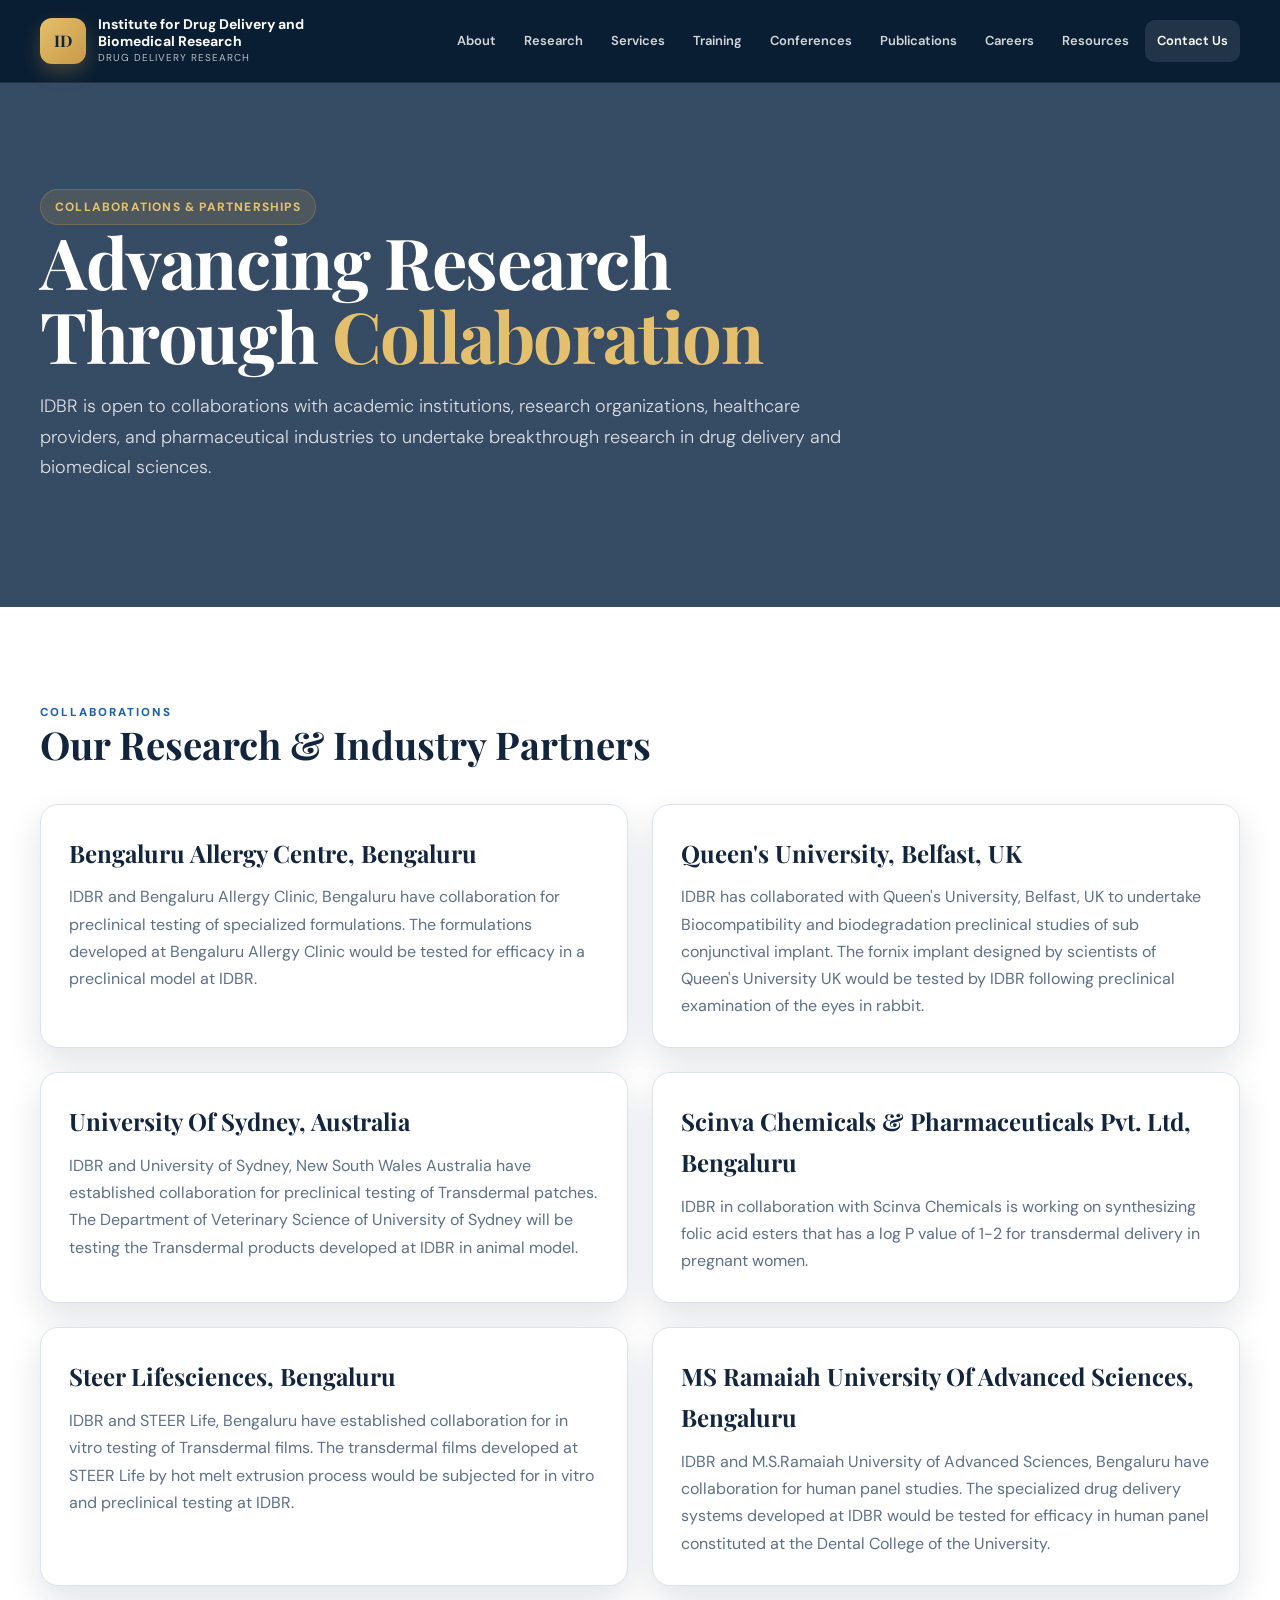
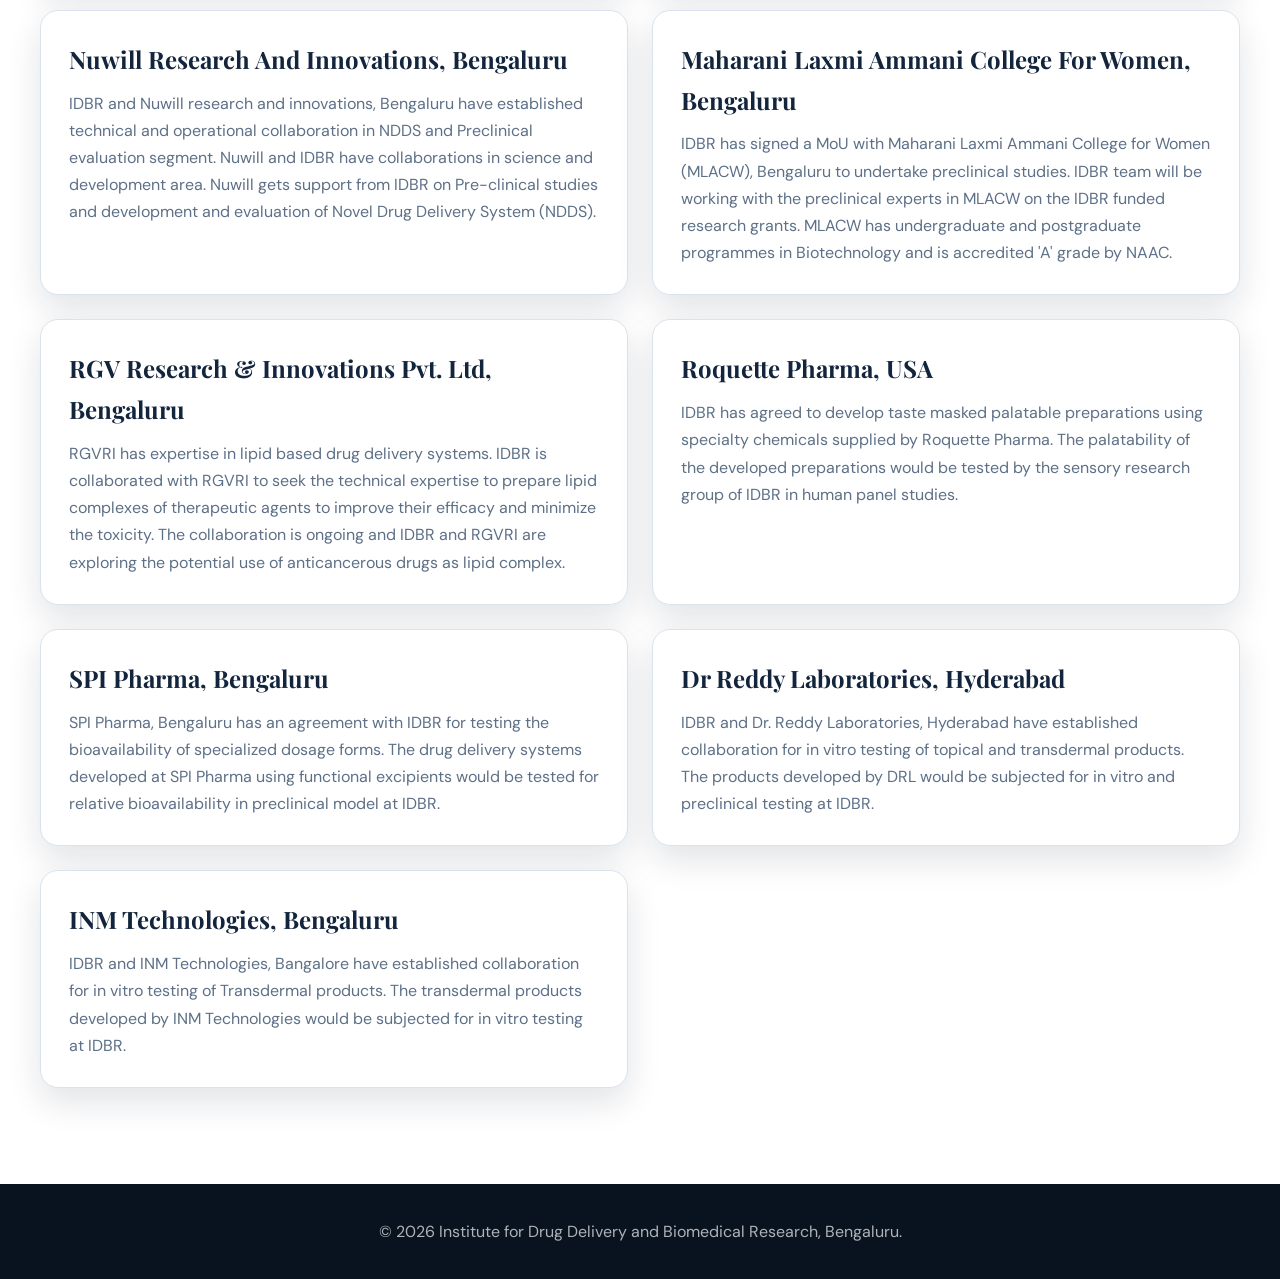
<file: collaborations.html>
<!DOCTYPE html>
<html lang="en">
<head>
  <meta charset="UTF-8">
  <meta name="viewport" content="width=device-width, initial-scale=1.0">
  <title>IDBR | Collaborations</title>

  <link rel="preconnect" href="https://fonts.googleapis.com">
  <link rel="preconnect" href="https://fonts.gstatic.com" crossorigin>

  <link href="https://fonts.googleapis.com/css2?family=Playfair+Display:wght@400;600;700&family=DM+Sans:wght@300;400;500;600;700&display=swap" rel="stylesheet">

  <link rel="stylesheet" href="styles.css">
</head>

<body>

<header class="nav">
  <div class="wrap navin">
    <a class="brand" href="index.html">
      <div class="logo">ID</div>
      <div>
        <h1>Institute for Drug Delivery and Biomedical Research</h1>
        <small>Drug Delivery Research</small>
      </div>
    </a>

    <nav class="links">
      <a href="about.html">About</a>
      <a href="research.html">Research</a>
      <a href="services.html">Services</a>
      <a href="training.html">Training</a>
      <a href="conferences.html">Conferences</a>
      <a href="publications.html">Publications</a>
      <a href="careers.html">Careers</a>
      <a href="resources.html">Resources</a>
      <a class="cta" href="contact.html">Contact Us</a>
    </nav>

    <button class="mobile" onclick="toggleMobileMenu()">Menu</button>
  </div>

  <div class="mobilemenu" id="mobileMenu">
    <a href="about.html">About</a>
    <a href="research.html">Research</a>
    <a href="services.html">Services</a>
    <a href="training.html">Training</a>
    <a href="conferences.html">Conferences</a>
    <a href="publications.html">Publications</a>
    <a href="careers.html">Careers</a>
    <a href="resources.html">Resources</a>
    <a href="contact.html">Contact Us</a>
  </div>
</header>

<section class="hero alt" style="background:linear-gradient(rgba(10,35,66,.82),rgba(10,35,66,.82)), url('https://images.unsplash.com/photo-1521791136064-7986c2920216?auto=format&fit=crop&w=1800&q=80') center/cover no-repeat;">
  <div class="wrap">
    <div class="label">Collaborations & Partnerships</div>
    <h2>Advancing Research Through <span>Collaboration</span></h2>
    <p>
      IDBR is open to collaborations with academic institutions, research organizations,
      healthcare providers, and pharmaceutical industries to undertake breakthrough
      research in drug delivery and biomedical sciences.
    </p>
  </div>
</section>


<section>
  <div class="wrap">


<div class="section-head">
  <div>
    <div class="ey">Collaborations</div>
    <h2 class="title">Our Research & Industry Partners</h2>
  </div>
</div>

<div class="grid-2">

  <div class="panel">
     
    <div class="panelin">
    
      <h3>Bengaluru Allergy Centre, Bengaluru</h3>
      <p>
        IDBR and Bengaluru Allergy Clinic, Bengaluru have collaboration for preclinical testing of specialized formulations. The formulations developed at Bengaluru Allergy Clinic would be tested for efficacy in a preclinical model at IDBR.
      </p>
    </div>
  </div>

  <div class="panel">
    <div class="panelin">
      <h3>Queen's University, Belfast, UK</h3>
      <p>
        IDBR has collaborated with Queen's University, Belfast, UK to undertake Biocompatibility and biodegradation preclinical studies of sub conjunctival implant. The fornix implant designed by scientists of Queen's University UK would be tested by IDBR following preclinical examination of the eyes in rabbit.
      </p>
    </div>
  </div>

  <div class="panel">
    <div class="panelin">
      <h3>University Of Sydney, Australia</h3>
      <p>
        IDBR and University of Sydney, New South Wales Australia have established collaboration for preclinical testing of Transdermal patches. The Department of Veterinary Science of University of Sydney will be testing the Transdermal products developed at IDBR in animal model.
      </p>
    </div>
  </div>

  <div class="panel">
    <div class="panelin">
      <h3>Scinva Chemicals & Pharmaceuticals Pvt. Ltd, Bengaluru</h3>
      <p>
        IDBR in collaboration with Scinva Chemicals is working on synthesizing folic acid esters that has a log P value of 1-2 for transdermal delivery in pregnant women.
      </p>
    </div>
  </div>

  <div class="panel">
    <div class="panelin">
      <h3>Steer Lifesciences, Bengaluru</h3>
      <p>
        IDBR and STEER Life, Bengaluru have established collaboration for in vitro testing of Transdermal films. The transdermal films developed at STEER Life by hot melt extrusion process would be subjected for in vitro and preclinical testing at IDBR.
      </p>
    </div>
  </div>

  <div class="panel">
    <div class="panelin">
      <h3>MS Ramaiah University Of Advanced Sciences, Bengaluru</h3>
      <p>
        IDBR and M.S.Ramaiah University of Advanced Sciences, Bengaluru have collaboration for human panel studies. The specialized drug delivery systems developed at IDBR would be tested for efficacy in human panel constituted at the Dental College of the University.
      </p>
    </div>
  </div>

  <div class="panel">
    <div class="panelin">
      <h3>Nuwill Research And Innovations, Bengaluru</h3>
      <p>
        IDBR and Nuwill research and innovations, Bengaluru have established technical and operational collaboration in NDDS and Preclinical evaluation segment. Nuwill and IDBR have collaborations in science and development area. Nuwill gets support from IDBR on Pre-clinical studies and development and evaluation of Novel Drug Delivery System (NDDS).
      </p>
    </div>
  </div>

  <div class="panel">
    <div class="panelin">
      <h3>Maharani Laxmi Ammani College For Women, Bengaluru</h3>
      <p>
        IDBR has signed a MoU with Maharani Laxmi Ammani College for Women (MLACW), Bengaluru to undertake preclinical studies. IDBR team will be working with the preclinical experts in MLACW on the IDBR funded research grants. MLACW has undergraduate and postgraduate programmes in Biotechnology and is accredited 'A' grade by NAAC.
      </p>
    </div>
  </div>

  <div class="panel">
    <div class="panelin">
      <h3>RGV Research & Innovations Pvt. Ltd, Bengaluru</h3>
      <p>
        RGVRI has expertise in lipid based drug delivery systems. IDBR is collaborated with RGVRI to seek the technical expertise to prepare lipid complexes of therapeutic agents to improve their efficacy and minimize the toxicity. The collaboration is ongoing and IDBR and RGVRI are exploring the potential use of anticancerous drugs as lipid complex.
      </p>
    </div>
  </div>

  <div class="panel">
    <div class="panelin">
      <h3>Roquette Pharma, USA</h3>
      <p>
        IDBR has agreed to develop taste masked palatable preparations using specialty chemicals supplied by Roquette Pharma. The palatability of the developed preparations would be tested by the sensory research group of IDBR in human panel studies.
      </p>
    </div>
  </div>

  <div class="panel">
    <div class="panelin">
      <h3>SPI Pharma, Bengaluru</h3>
      <p>
        SPI Pharma, Bengaluru has an agreement with IDBR for testing the bioavailability of specialized dosage forms. The drug delivery systems developed at SPI Pharma using functional excipients would be tested for relative bioavailability in preclinical model at IDBR.
      </p>
    </div>
  </div>

  <div class="panel">
    <div class="panelin">
      <h3>Dr Reddy Laboratories, Hyderabad</h3>
      <p>
        IDBR and Dr. Reddy Laboratories, Hyderabad have established collaboration for in vitro testing of topical and transdermal products. The products developed by DRL would be subjected for in vitro and preclinical testing at IDBR.
      </p>
    </div>
  </div>

  <div class="panel">
    <div class="panelin">
      <h3>INM Technologies, Bengaluru</h3>
      <p>
        IDBR and INM Technologies, Bangalore have established collaboration for in vitro testing of Transdermal products. The transdermal products developed by INM Technologies would be subjected for in vitro testing at IDBR.
      </p>
    </div>
  </div>

</div>


  </div>
</section>


<footer>
  © 2026 Institute for Drug Delivery and Biomedical Research, Bengaluru.
</footer>

<script src="script.js"></script>

</body>
</html>
</file>
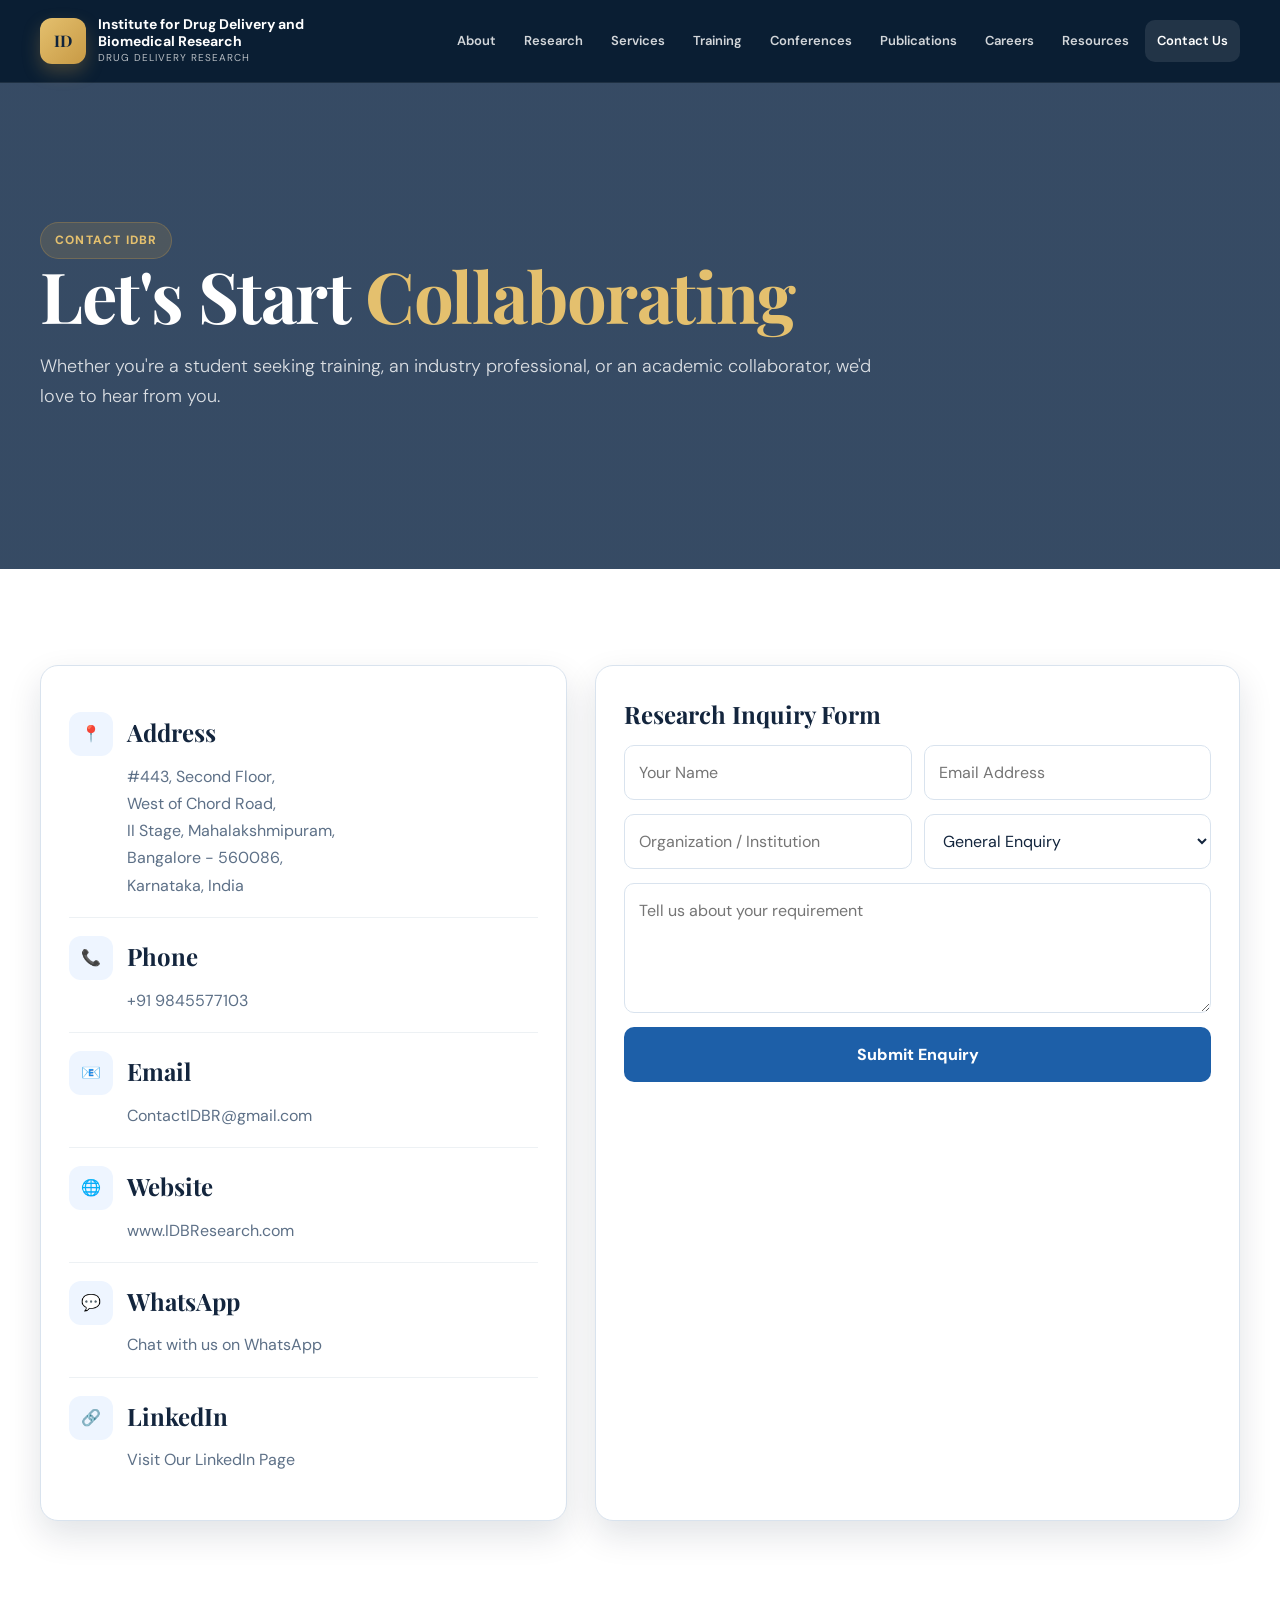
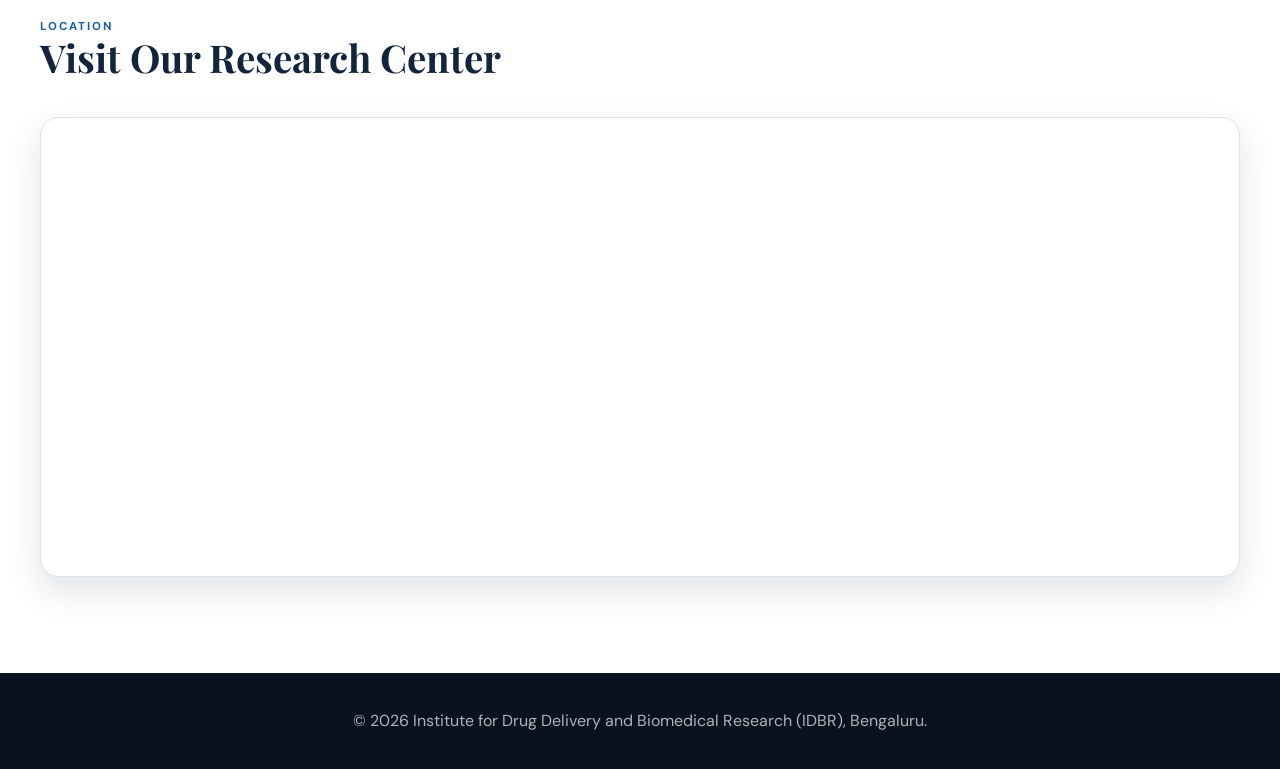
<file: contact.html>
<!DOCTYPE html>
<html lang="en">
<head>
  <meta charset="UTF-8">
  <meta name="viewport" content="width=device-width, initial-scale=1.0">
  <title>IDBR | Contact</title>

  <link rel="preconnect" href="https://fonts.googleapis.com">
  <link rel="preconnect" href="https://fonts.gstatic.com" crossorigin>
  <link href="https://fonts.googleapis.com/css2?family=Playfair+Display:wght@400;600;700&family=DM+Sans:wght@300;400;500;600;700&display=swap" rel="stylesheet">
  <link rel="stylesheet" href="styles.css">
</head>

<body>

<header class="nav">
  <div class="wrap navin">
    <a class="brand" href="index.html">
      <div class="logo">ID</div>
      <div>
        <h1>Institute for Drug Delivery and Biomedical Research</h1>
        <small>Drug Delivery Research</small>
      </div>
    </a>

    <nav class="links">
      <a href="about.html">About</a>
      <a href="research.html">Research</a>
      <a href="services.html">Services</a>
      <a href="training.html">Training</a>
      <a href="conferences.html">Conferences</a>
      <a href="publications.html">Publications</a>
      <a href="careers.html">Careers</a>
      <a href="resources.html">Resources</a>
      <a class="cta active" href="contact.html">Contact Us</a>
    </nav>

    <button class="mobile" onclick="toggleMobileMenu()">Menu</button>
  </div>

  <div class="mobilemenu" id="mobileMenu">
    <a href="about.html">About</a>
    <a href="research.html">Research</a>
    <a href="services.html">Services</a>
    <a href="training.html">Training</a>
    <a href="conferences.html">Conferences</a>
    <a href="publications.html">Publications</a>
    <a href="careers.html">Careers</a>
    <a href="resources.html">Resources</a>
    <a href="contact.html">Contact Us</a>
  </div>
</header>

<section class="hero alt" style="background:linear-gradient(rgba(10,35,66,.82),rgba(10,35,66,.82)), url('https://images.unsplash.com/photo-1579165466991-467135ad3110?auto=format&fit=crop&w=1800&q=80') center/cover no-repeat;">
  <div class="wrap">
    <div class="label">Contact IDBR</div>
    <h2>Let's Start <span>Collaborating</span></h2>
    <p>
      Whether you're a student seeking training, an industry professional,
      or an academic collaborator, we'd love to hear from you.
    </p>
  </div>
</section>

<section>
  <div class="wrap contact-grid">

    <!-- Contact Information -->
    <div class="panel info">
      <div class="panelin">

        <div class="item">
          <div class="ibox">📍</div>
          <div>
            <h3>Address</h3>
            <p>
              #443, Second Floor,<br>
              West of Chord Road,<br>
              II Stage, Mahalakshmipuram,<br>
              Bangalore - 560086,<br>
              Karnataka, India
            </p>
          </div>
        </div>

        <div class="item">
          <div class="ibox">📞</div>
          <div>
            <h3>Phone</h3>
            <p>
              <a href="tel:+919845577103">+91 9845577103</a>
            </p>
          </div>
        </div>

        <div class="item">
          <div class="ibox">📧</div>
          <div>
            <h3>Email</h3>
            <p>
              <a href="mailto:ContactIDBR@gmail.com">
                ContactIDBR@gmail.com
              </a>
            </p>
          </div>
        </div>

        <div class="item">
          <div class="ibox">🌐</div>
          <div>
            <h3>Website</h3>
            <p>
              <a href="https://www.idbresearch.com" target="_blank">
                www.IDBResearch.com
              </a>
            </p>
          </div>
        </div>

        <div class="item">
          <div class="ibox">💬</div>
          <div>
            <h3>WhatsApp</h3>
            <p>
              <a href="https://wa.me/919845577103" target="_blank">
                Chat with us on WhatsApp
              </a>
            </p>
          </div>
        </div>

        <div class="item" style="border-bottom:0;">
          <div class="ibox">🔗</div>
          <div>
            <h3>LinkedIn</h3>
            <p>
              <a href="https://www.linkedin.com/company/105986516/admin/dashboard/ " target="_blank">
                Visit Our LinkedIn Page
              </a>
            </p>
          </div>
        </div>

      </div>
    </div>

    <!-- Research Inquiry Form -->
    <div class="panel">
      <div class="panelin">

        <h3>Research Inquiry Form</h3>

        <form>

          <div class="row">
            <input type="text" placeholder="Your Name">
            <input type="email" placeholder="Email Address">
          </div>

          <div class="row">
            <input type="text" placeholder="Organization / Institution">

            <select>
              <option>General Enquiry</option>
              <option>Drug Delivery Research</option>
              <option>Student Training Program</option>
              <option>Research Collaboration</option>
              <option>Industry Services</option>
              <option>IVPT / IVRT Studies</option>
              <option>Conference / Workshop</option>
              <option>Publication Enquiry</option>
            </select>
          </div>

          <textarea placeholder="Tell us about your requirement"></textarea>

          <button class="submit" type="button">
            Submit Enquiry
          </button>

        </form>

      </div>
    </div>

  </div>
</section>

<!-- Interactive Map -->
<section style="padding-top:0;">
  <div class="wrap">

    <div class="section-head">
      <div>
        <div class="ey">Location</div>
        <h2 class="title">Visit Our Research Center</h2>
      </div>
    </div>

    <div class="panel" style="overflow:hidden;">
     <iframe
src="https://maps.google.com/maps?q=443%20Second%20Floor%20West%20of%20Chord%20Road%20II%20Stage%20Mahalakshmipuram%20Bangalore%20560086&t=&z=17&ie=UTF8&iwloc=&output=embed"
width="100%"
height="450"
style="border:0;"
allowfullscreen=""
loading="lazy">
</iframe>
    </div>

  </div>
</section>

<footer>
  © 2026 Institute for Drug Delivery and Biomedical Research (IDBR), Bengaluru.
</footer>

<script src="script.js"></script>

</body>
</html>
</file>
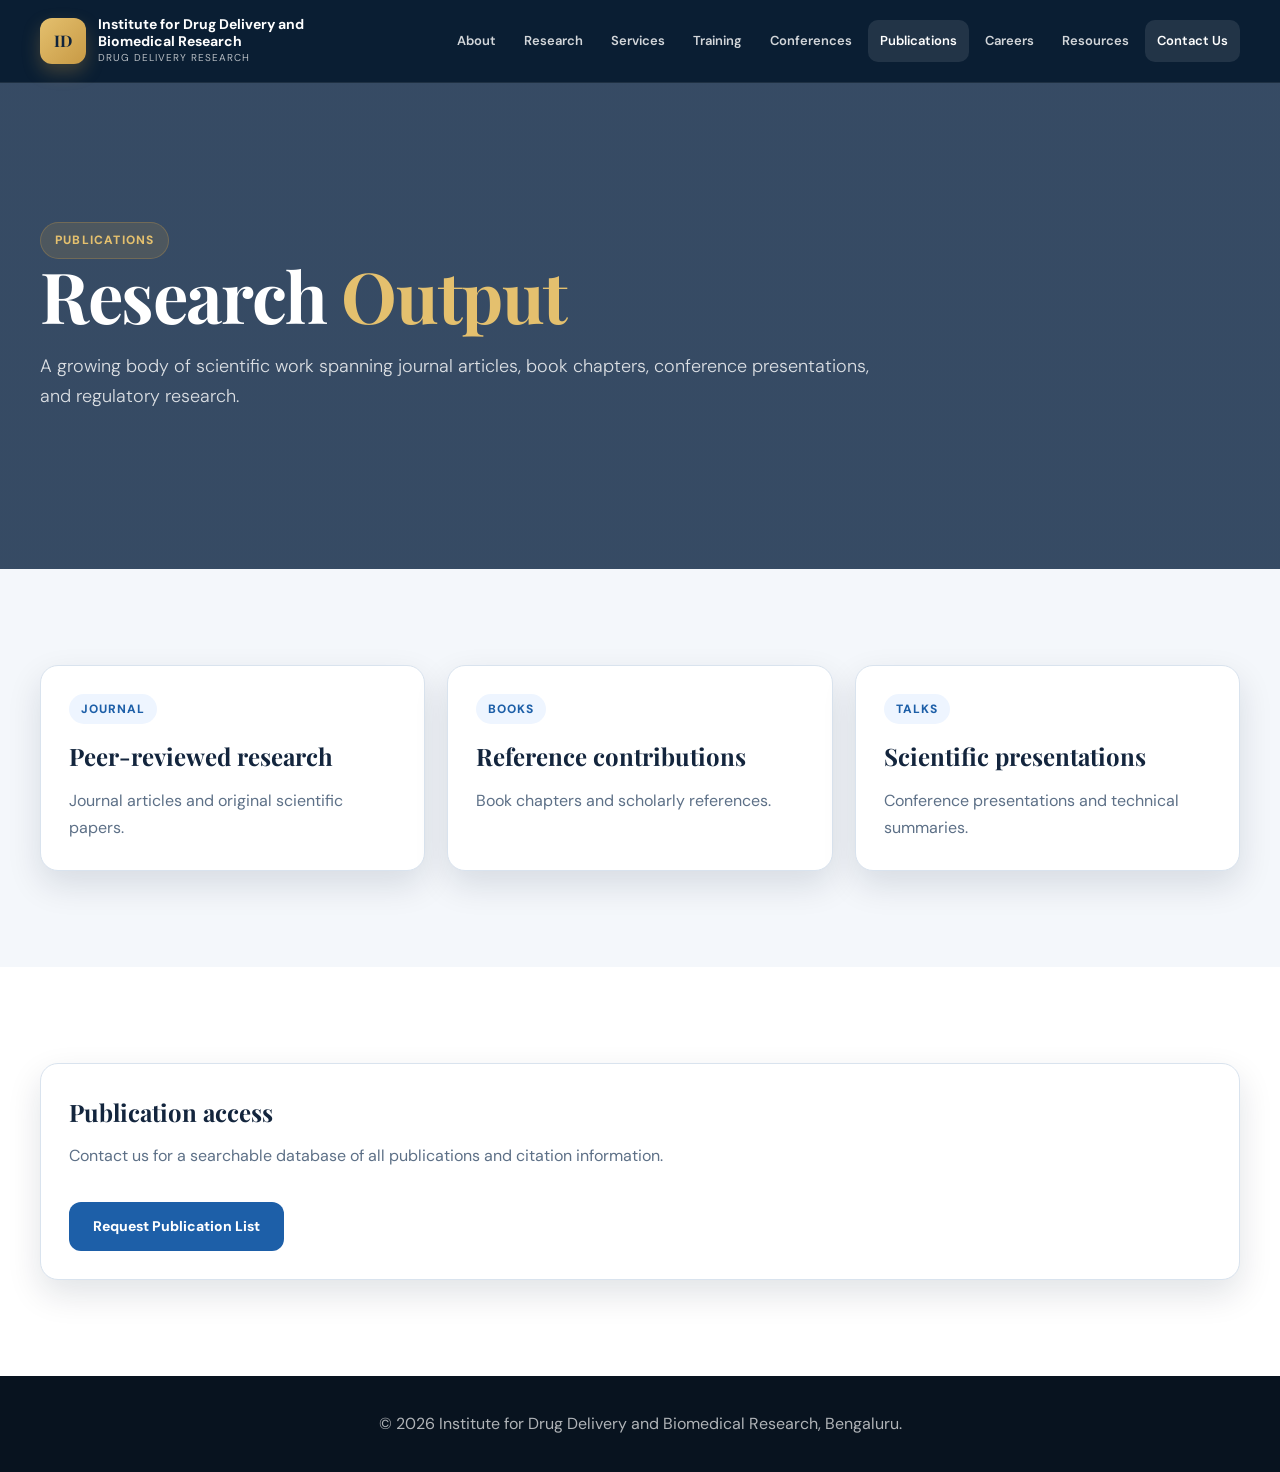
<file: publications.html>
<!DOCTYPE html>
<html lang="en">
<head>
  <meta charset="UTF-8">
  <meta name="viewport" content="width=device-width, initial-scale=1.0">
  <title>IDBR | Publications</title>
  <link rel="preconnect" href="https://fonts.googleapis.com">
  <link rel="preconnect" href="https://fonts.gstatic.com" crossorigin>
  <link href="https://fonts.googleapis.com/css2?family=Playfair+Display:wght@400;600;700&family=DM+Sans:wght@300;400;500;600;700&display=swap" rel="stylesheet">
  <link rel="stylesheet" href="styles.css">
</head>
<body>
<header class="nav">
  <div class="wrap navin">
    <a class="brand" href="index.html"><div class="logo">ID</div><div><h1>Institute for Drug Delivery and Biomedical Research</h1><small>Drug Delivery Research</small></div></a>
    <nav class="links">
      <a href="about.html">About</a><a href="research.html">Research</a><a href="services.html">Services</a><a href="training.html">Training</a><a href="conferences.html">Conferences</a><a class="active" href="publications.html">Publications</a><a href="careers.html">Careers</a><a href="resources.html">Resources</a><a class="cta" href="contact.html">Contact Us</a>
    </nav>
    <button class="mobile" onclick="toggleMobileMenu()">Menu</button>
  </div>
  <div class="mobilemenu" id="mobileMenu">
    <a href="about.html">About</a><a href="research.html">Research</a><a href="services.html">Services</a><a href="training.html">Training</a><a href="conferences.html">Conferences</a><a href="publications.html">Publications</a><a href="careers.html">Careers</a><a href="resources.html">Resources</a><a href="contact.html">Contact Us</a>
  </div>
</header>

<section class="hero alt" style="background:linear-gradient(rgba(10,35,66,.82),rgba(10,35,66,.82)), url('https://images.unsplash.com/photo-1517048676732-d65bc937f952?auto=format&fit=crop&w=1800&q=80') center/cover no-repeat;">
  <div class="wrap">
    <div class="label">Publications</div>
    <h2>Research <span>Output</span></h2>
    <p>A growing body of scientific work spanning journal articles, book chapters, conference presentations, and regulatory research.</p>
  </div>
</section>

<section class="bg">
  <div class="wrap grid-3">
    <div class="panel"><div class="panelin"><div class="badge">Journal</div><h3>Peer-reviewed research</h3><p>Journal articles and original scientific papers.</p></div></div>
    <div class="panel"><div class="panelin"><div class="badge">Books</div><h3>Reference contributions</h3><p>Book chapters and scholarly references.</p></div></div>
    <div class="panel"><div class="panelin"><div class="badge">Talks</div><h3>Scientific presentations</h3><p>Conference presentations and technical summaries.</p></div></div>
  </div>
</section>

<section>
  <div class="wrap">
    <div class="panel">
      <div class="panelin">
        <h3>Publication access</h3>
        <p>Contact us for a searchable database of all publications and citation information.</p>
        <div class="btns">
          <a class="btn primary" href="contact.html">Request Publication List</a>
        </div>
      </div>
    </div>
  </div>
</section>

<footer>© 2026 Institute for Drug Delivery and Biomedical Research, Bengaluru.</footer>
<script src="script.js"></script>
</body>
</html>
</file>
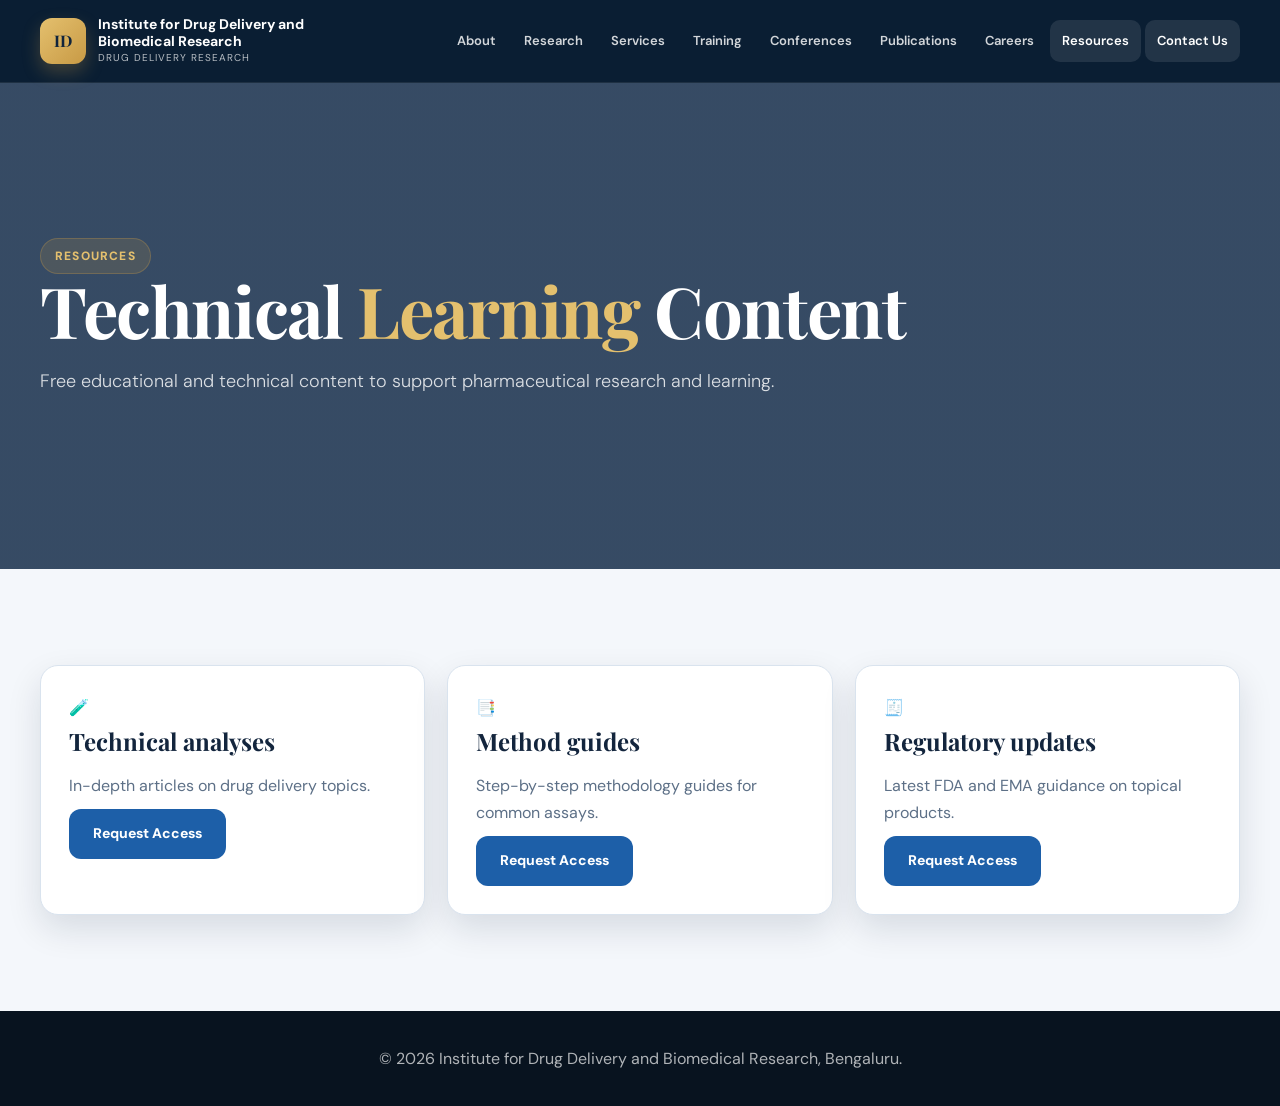
<file: resources.html>
<!DOCTYPE html>
<html lang="en">
<head>
  <meta charset="UTF-8">
  <meta name="viewport" content="width=device-width, initial-scale=1.0">
  <title>IDBR | Resources</title>
  <link rel="preconnect" href="https://fonts.googleapis.com">
  <link rel="preconnect" href="https://fonts.gstatic.com" crossorigin>
  <link href="https://fonts.googleapis.com/css2?family=Playfair+Display:wght@400;600;700&family=DM+Sans:wght@300;400;500;600;700&display=swap" rel="stylesheet">
  <link rel="stylesheet" href="styles.css">
</head>
<body>
<header class="nav">
  <div class="wrap navin">
    <a class="brand" href="index.html"><div class="logo">ID</div><div><h1>Institute for Drug Delivery and Biomedical Research</h1><small>Drug Delivery Research</small></div></a>
    <nav class="links">
      <a href="about.html">About</a><a href="research.html">Research</a><a href="services.html">Services</a><a href="training.html">Training</a><a href="conferences.html">Conferences</a><a href="publications.html">Publications</a><a href="careers.html">Careers</a><a class="active" href="resources.html">Resources</a><a class="cta" href="contact.html">Contact Us</a>
    </nav>
    <button class="mobile" onclick="toggleMobileMenu()">Menu</button>
  </div>
  <div class="mobilemenu" id="mobileMenu">
    <a href="about.html">About</a><a href="research.html">Research</a><a href="services.html">Services</a><a href="training.html">Training</a><a href="conferences.html">Conferences</a><a href="publications.html">Publications</a><a href="careers.html">Careers</a><a href="resources.html">Resources</a><a href="contact.html">Contact Us</a>
  </div>
</header>

<section class="hero alt" style="background:linear-gradient(rgba(10,35,66,.82),rgba(10,35,66,.82)), url('https://images.unsplash.com/photo-1517048676732-d65bc937f952?auto=format&fit=crop&w=1800&q=80') center/cover no-repeat;">
  <div class="wrap">
    <div class="label">Resources</div>
    <h2>Technical <span>Learning</span> Content</h2>
    <p>Free educational and technical content to support pharmaceutical research and learning.</p>
  </div>
</section>

<section class="bg">
  <div class="wrap grid-3">
    <div class="panel"><div class="panelin resource"><div class="ibox">🧪</div><div><h3>Technical analyses</h3><p>In-depth articles on drug delivery topics.</p><a href="contact.html" class="btn primary" style="margin-top:10px">Request Access</a></div></div></div>
    <div class="panel"><div class="panelin resource"><div class="ibox">📑</div><div><h3>Method guides</h3><p>Step-by-step methodology guides for common assays.</p><a href="contact.html" class="btn primary" style="margin-top:10px">Request Access</a></div></div></div>
    <div class="panel"><div class="panelin resource"><div class="ibox">🧾</div><div><h3>Regulatory updates</h3><p>Latest FDA and EMA guidance on topical products.</p><a href="contact.html" class="btn primary" style="margin-top:10px">Request Access</a></div></div></div>
  </div>
</section>

<footer>© 2026 Institute for Drug Delivery and Biomedical Research, Bengaluru.</footer>
<script src="script.js"></script>
</body>
</html>
</file>
<file: styles.css>
:root{
  --navy:#061a2f;
  --navy2:#0d2747;
  --steel:#12375f;
  --blue:#1d5fa8;
  --teal:#1aa3a3;
  --teal2:#2bbbc0;
  --gold:#c89a45;
  --gold2:#e4c06e;
  --bg:#f4f7fb;
  --white:#ffffff;
  --text:#13253d;
  --muted:#5d7087;
  --border:#d9e3ee;
  --shadow:0 14px 34px rgba(6,26,47,.12);
  --radius:18px;
}

*{box-sizing:border-box}
html,body{
  margin:0;
  width:100%;
  overflow-x:hidden;
  scroll-behavior:smooth;
  font-family:'DM Sans',sans-serif;
  color:var(--text);
  background:var(--white);
  line-height:1.7;
}
a{text-decoration:none;color:inherit}
img{max-width:100%;display:block}
button,input,select,textarea{font:inherit}

.wrap{
  width:100%;
  max-width:none;
  margin:0;
  padding:0 40px;
}

.nav{
  position:sticky;
  top:0;
  z-index:1000;
  background:rgba(6,26,47,.98);
  backdrop-filter:blur(12px);
  border-bottom:1px solid rgba(255,255,255,.08);
}
.navin{
  min-height:82px;
  display:flex;
  align-items:center;
  justify-content:space-between;
  gap:16px;
}
.brand{
  display:flex;
  align-items:center;
  gap:12px;
  color:#fff;
}
.logo{
  width:46px;
  height:46px;
  border-radius:12px;
  background:linear-gradient(135deg,var(--gold2),var(--gold));
  display:grid;
  place-items:center;
  font-family:'Playfair Display',serif;
  font-weight:700;
  color:#10243c;
  box-shadow:0 8px 18px rgba(200,154,69,.28);
}
.brand h1{
  font-size:14px;
  margin:0;
  line-height:1.2;
  max-width:260px;
}
.brand small{
  display:block;
  font-size:10px;
  letter-spacing:1px;
  text-transform:uppercase;
  opacity:.7;
}

.links{
  display:flex;
  align-items:center;
  gap:4px;
  flex-wrap:wrap;
}
.links a{
  color:rgba(255,255,255,.82);
  font-size:13px;
  font-weight:600;
  padding:10px 12px;
  border-radius:10px;
  transition:.2s;
}
.links a:hover,
.links a.active,
.links a.cta{
  background:rgba(255,255,255,.1);
  color:#fff;
}

.mobile{
  display:none;
  color:#fff;
  border:1px solid rgba(255,255,255,.22);
  padding:9px 14px;
  border-radius:10px;
  background:transparent;
}

.mobilemenu{
  display:none;
  position:fixed;
  top:82px;
  left:0;
  right:0;
  background:rgba(6,26,47,.98);
  z-index:999;
  padding:18px 20px;
  border-bottom:1px solid rgba(255,255,255,.08);
}
.mobilemenu.open{display:block}
.mobilemenu a{
  display:block;
  color:rgba(255,255,255,.84);
  padding:12px 0;
  border-bottom:1px solid rgba(255,255,255,.06);
}

.hero{
  width:100%;
  min-height:84vh;
  color:#fff;
  display:flex;
  align-items:center;
  position:relative;
  background:
    linear-gradient(rgba(6,26,47,.78),rgba(6,26,47,.78)),
    url('https://images.unsplash.com/photo-1576086213369-97a306d36557?auto=format&fit=crop&w=1800&q=80') center/cover no-repeat;
}
.hero.alt{min-height:54vh}
.hero .wrap{
  padding:10px 40px;
}
.hero h2{
  font-family:'Playfair Display',serif;
  font-size:clamp(44px,5.5vw,76px);
  line-height:1.05;
  margin:0 0 14px;
  max-width:900px;
  letter-spacing:-.02em;
}
.hero h2 span{color:var(--gold2)}
.hero p{
  max-width:840px;
  font-size:18px;
  color:rgba(255,255,255,.82);
  font-weight:300;
}

.label{
  display:inline-flex;
  align-items:center;
  gap:8px;
  background:rgba(200,154,69,.16);
  border:1px solid rgba(200,154,69,.3);
  padding:7px 14px;
  border-radius:999px;
  font-size:12px;
  font-weight:800;
  letter-spacing:1.2px;
  text-transform:uppercase;
  color:var(--gold2);
}

.btns{
  display:flex;
  flex-wrap:wrap;
  gap:12px;
  margin-top:32px;
}
.btn{
  display:inline-flex;
  align-items:center;
  justify-content:center;
  padding:13px 24px;
  border-radius:12px;
  font-weight:800;
  font-size:14px;
  transition:.2s;
}
.btn.primary{background:var(--blue);color:#fff}
.btn.primary:hover{background:#255ea0}
.btn.outline{
  border:1.5px solid rgba(255,255,255,.35);
  color:#fff;
  background:transparent;
}
.btn.outline:hover{background:rgba(255,255,255,.08)}
.btn.gold{background:var(--gold);color:#fff}
.btn.gold:hover{background:var(--gold2)}

section{
  width:100%;
  padding:96px 0;
}
.section-head{
  display:flex;
  justify-content:space-between;
  align-items:flex-end;
  gap:18px;
  flex-wrap:wrap;
  margin-bottom:38px;
}
.ey{
  font-size:11.5px;
  font-weight:800;
  letter-spacing:2px;
  text-transform:uppercase;
  color:var(--blue);
}
.title{
  font-family:'Playfair Display',serif;
  font-size:clamp(30px,3vw,46px);
  line-height:1.12;
  margin:0;
}
.desc{
  max-width:820px;
  font-size:17px;
  color:var(--muted);
  margin:0;
}

.bg{background:var(--bg)}

.panel{
  background:#fff;
  border:1px solid var(--border);
  border-radius:var(--radius);
  box-shadow:var(--shadow);
  overflow:hidden;
}
.panel img{
  width:100%;
  height:260px;
  object-fit:cover;
}
.panelin{padding:28px}
.panel h3{
  font-family:'Playfair Display',serif;
  font-size:24px;
  margin:0 0 10px;
}
.panel p{color:var(--muted);margin:0}
.panel ul{
  list-style:none;
  padding:0;
  margin:16px 0 0;
}
.panel ul li{
  padding:7px 0;
  border-bottom:1px solid #edf1f4;
  color:#53667d;
  font-size:14px;
}

.grid-2{display:grid;grid-template-columns:repeat(2,1fr);gap:24px}
.grid-3{display:grid;grid-template-columns:repeat(3,1fr);gap:22px}
.grid-4{display:grid;grid-template-columns:repeat(4,1fr);gap:14px}

.card-mini{
  background:#fff;
  border:1px solid var(--border);
  border-radius:16px;
  padding:20px;
  min-height:92px;
  display:flex;
  align-items:center;
  font-weight:700;
  color:#32485f;
  box-shadow:0 8px 18px rgba(6,26,47,.05);
}

.chips{display:flex;flex-wrap:wrap;gap:10px}
.chip{
  background:#edf7fb;
  border:1px solid rgba(29,95,168,.14);
  color:var(--blue);
  padding:8px 14px;
  border-radius:999px;
  font-weight:800;
  font-size:13px;
}

.list{
  margin:18px 0 0;
  padding:0;
  list-style:none;
}
.list li{
  padding:10px 0;
  border-bottom:1px solid #edf1f4;
  display:flex;
  gap:10px;
  color:var(--muted);
}
.dot{
  width:8px;
  height:8px;
  border-radius:50%;
  background:var(--gold);
  margin-top:10px;
  flex:none;
}
.badge{
  display:inline-block;
  margin-bottom:12px;
  background:#eef5ff;
  color:var(--blue);
  padding:5px 12px;
  border-radius:999px;
  font-size:12px;
  font-weight:800;
  letter-spacing:1px;
  text-transform:uppercase;
}

.stats{
  width:100%;
  background:linear-gradient(135deg,var(--navy2),var(--navy));
  color:#fff;
}
.statsin{
  width:100%;
  display:grid;
  grid-template-columns:repeat(5,1fr);
  gap:18px;
  padding:30px 40px;
}
.stat{
  text-align:center;
  padding:18px 10px;
  border-top:1px solid rgba(255,255,255,.12);
  border-bottom:1px solid rgba(255,255,255,.12);
}
.stat b{
  display:block;
  font-family:'Playfair Display',serif;
  font-size:34px;
  color:var(--gold2);
}
.stat span{
  font-size:12px;
  letter-spacing:1px;
  text-transform:uppercase;
  opacity:.7;
}

.gallery{
  display:grid;
  grid-template-columns:repeat(4,1fr);
  gap:12px;
}
.gallery img{
  width:100%;
  height:160px;
  object-fit:cover;
  border-radius:14px;
}

.tabs{
  display:flex;
  gap:8px;
  flex-wrap:wrap;
  margin:24px 0 18px;
}
.tabs button{
  border:0;
  background:#eef3f7;
  padding:12px 16px;
  border-radius:10px;
  font-weight:800;
  color:#496074;
  cursor:pointer;
}
.tabs button.active{
  background:#e8f3ff;
  color:var(--blue);
}

.quote-grid{display:grid;grid-template-columns:repeat(3,1fr);gap:18px}
.quote{
  background:#0d1f34;
  border:1px solid rgba(255,255,255,.1);
  border-radius:18px;
  padding:24px;
}
.quote p{color:rgba(255,255,255,.82)}

.contact-grid{
  display:grid;
  grid-template-columns:.9fr 1.1fr;
  gap:28px;
}
.info .item{
  display:flex;
  gap:14px;
  padding:18px 0;
  border-bottom:1px solid #edf1f4;
}
.info .ibox{
  width:44px;
  height:44px;
  border-radius:12px;
  background:#eef5ff;
  display:grid;
  place-items:center;
  color:var(--blue);
}
form{display:grid;gap:14px}
.row{
  display:grid;
  grid-template-columns:1fr 1fr;
  gap:12px;
}
input,select,textarea{
  width:100%;
  padding:13px 14px;
  border:1.5px solid var(--border);
  border-radius:10px;
  font:inherit;
  background:#fff;
  color:var(--text);
}
textarea{
  min-height:130px;
  resize:vertical;
}
.submit{
  border:0;
  background:var(--blue);
  color:#fff;
  padding:14px 20px;
  border-radius:10px;
  font-weight:800;
  cursor:pointer;
}
.submit:hover{background:#255ea0}

footer{
  width:100%;
  background:#08131f;
  color:rgba(255,255,255,.68);
  padding:34px 0;
  text-align:center;
}

.hero-grid{
  display:grid;
  grid-template-columns:1.05fr .95fr;
  gap:28px;
  align-items:center;
}

.hero-content{
  max-width:760px;
}

.hero-banner{
  display:grid;
  gap:16px;
}

.banner-card{
  position:relative;
  overflow:hidden;
  border-radius:22px;
  box-shadow:var(--shadow);
  border:1px solid rgba(255,255,255,.10);
}

.main-banner img{
  width:100%;
  height:420px;
  object-fit:cover;
}

.banner-overlay{
  position:absolute;
  left:0;
  right:0;
  bottom:0;
  padding:28px;
  background:linear-gradient(180deg,transparent,rgba(6,26,47,.92));
}

.banner-overlay h3{
  margin:0 0 6px;
  font-family:'Playfair Display',serif;
  font-size:28px;
}

.banner-overlay p{
  margin:0;
  color:rgba(255,255,255,.78);
  max-width:420px;
}

.mini-grid{
  display:grid;
  grid-template-columns:1fr 1fr;
  gap:16px;
}

.small-card{
  background:#fff;
  display:grid;
  grid-template-columns:120px 1fr;
  min-height:120px;
}

.small-card img{
  width:120px;
  height:120px;
  object-fit:cover;
}

.mini-text{
  padding:16px;
  display:flex;
  flex-direction:column;
  justify-content:center;
}

.mini-text h4{
  margin:0 0 4px;
  font-family:'Playfair Display',serif;
  font-size:18px;
  color:var(--text);
}

.mini-text p{
  margin:0;
  font-size:13px;
  color:var(--muted);
}

@media (max-width:1100px){
  .hero-grid{grid-template-columns:1fr}
  .main-banner img{height:360px}
}

@media (max-width:720px){
  .mini-grid{grid-template-columns:1fr}
  .small-card{grid-template-columns:1fr}
  .small-card img{width:100%;height:180px}
  .main-banner img{height:300px}
}

@media (max-width:1100px){
  .grid-2,.contact-grid{grid-template-columns:1fr}
  .statsin,.grid-4,.grid-3,.quote-grid,.gallery{grid-template-columns:repeat(2,1fr)}
  .links{display:none}
  .mobile{display:block}
}
@media (max-width:720px){
  section{padding:72px 0}
  .statsin,.grid-4,.grid-3,.quote-grid,.gallery,.row{grid-template-columns:1fr}
  .hero{min-height:auto}
  .hero h2{font-size:42px}
  .panel img{height:220px}
  .navin{min-height:72px}
  .gallery img{height:200px}
  .wrap,.hero .wrap,.statsin{padding-left:18px;padding-right:18px}
}
</file>
